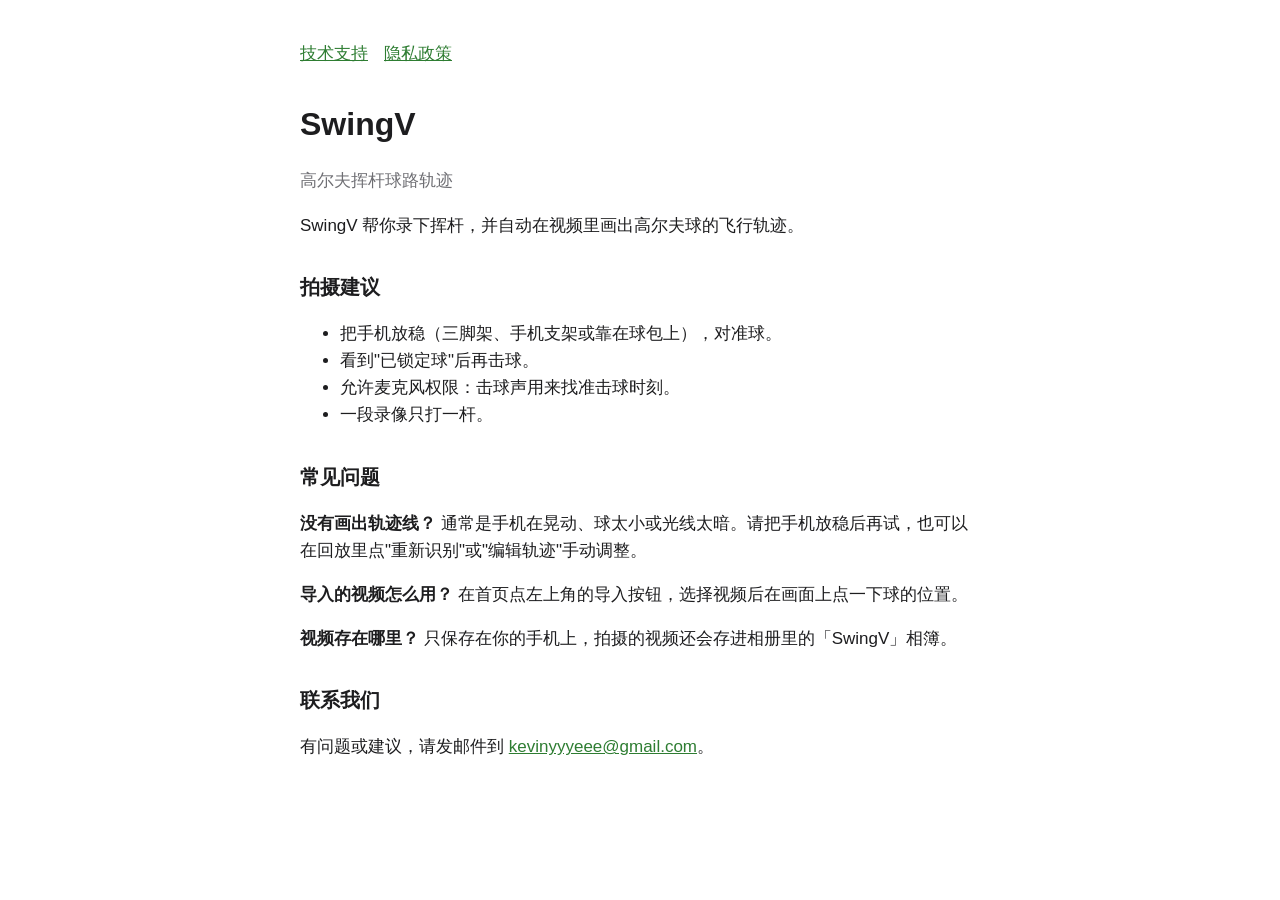
<file: index.html>
<!doctype html><html lang="zh-Hans"><head><meta charset="utf-8"><meta name="viewport" content="width=device-width,initial-scale=1"><title>SwingV 技术支持</title><link rel="stylesheet" href="style.css"></head><body><main>
<nav><a href="./">技术支持</a><a href="privacy.html">隐私政策</a></nav>
<h1>SwingV</h1><p class="muted">高尔夫挥杆球路轨迹</p>
<p>SwingV 帮你录下挥杆，并自动在视频里画出高尔夫球的飞行轨迹。</p>
<h2>拍摄建议</h2>
<ul><li>把手机放稳（三脚架、手机支架或靠在球包上），对准球。</li>
<li>看到"已锁定球"后再击球。</li>
<li>允许麦克风权限：击球声用来找准击球时刻。</li>
<li>一段录像只打一杆。</li></ul>
<h2>常见问题</h2>
<p><b>没有画出轨迹线？</b> 通常是手机在晃动、球太小或光线太暗。请把手机放稳后再试，也可以在回放里点"重新识别"或"编辑轨迹"手动调整。</p>
<p><b>导入的视频怎么用？</b> 在首页点左上角的导入按钮，选择视频后在画面上点一下球的位置。</p>
<p><b>视频存在哪里？</b> 只保存在你的手机上，拍摄的视频还会存进相册里的「SwingV」相簿。</p>
<h2>联系我们</h2>
<p>有问题或建议，请发邮件到 <a href="mailto:kevinyyyeee@gmail.com">kevinyyyeee@gmail.com</a>。</p>
</main></body></html>
</file>
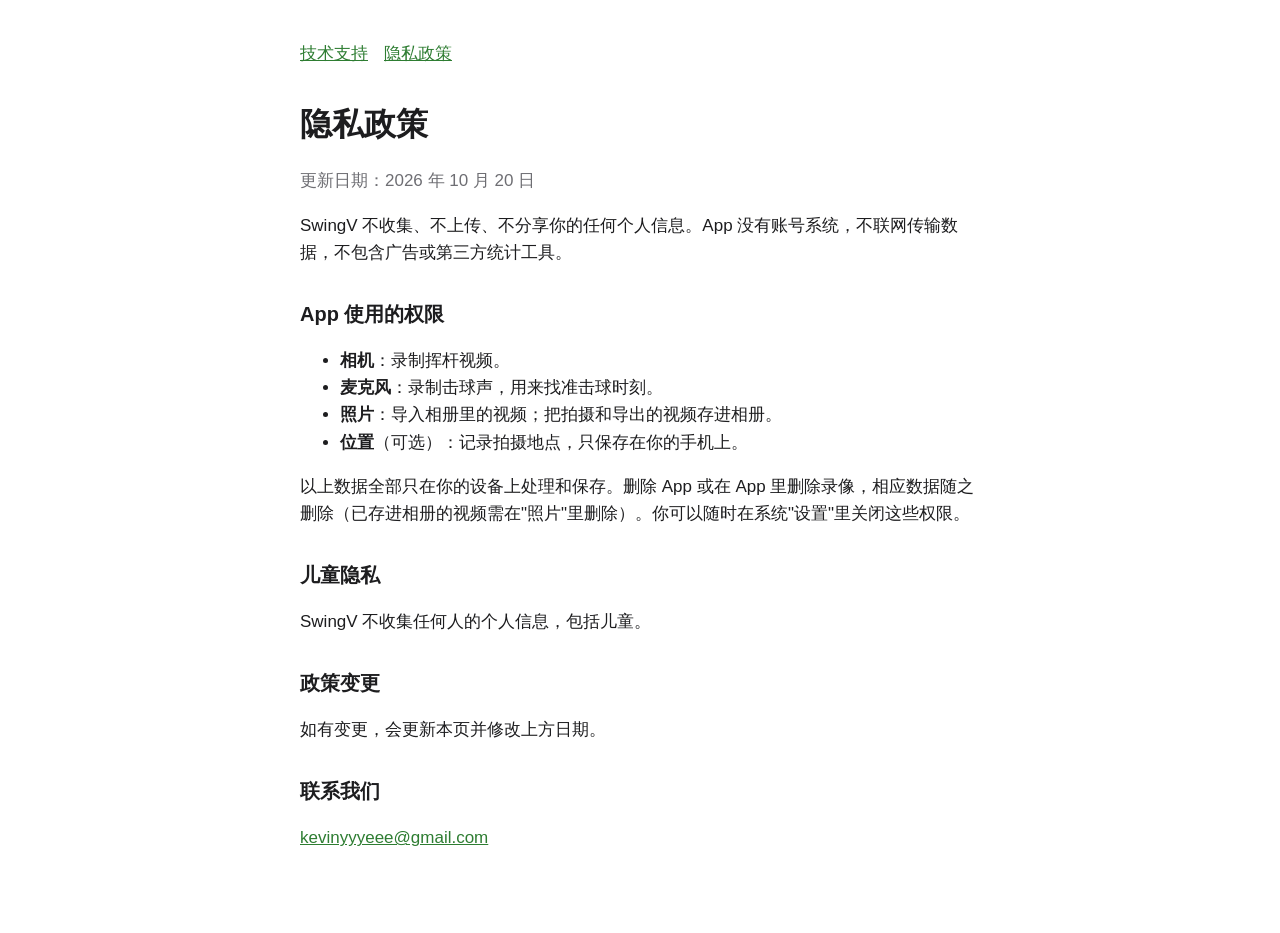
<file: privacy.html>
<!doctype html><html lang="zh-Hans"><head><meta charset="utf-8"><meta name="viewport" content="width=device-width,initial-scale=1"><title>SwingV 隐私政策</title><link rel="stylesheet" href="style.css"></head><body><main>
<nav><a href="./">技术支持</a><a href="privacy.html">隐私政策</a></nav>
<h1>隐私政策</h1><p class="muted">更新日期：2026 年 10 月 20 日</p>
<p>SwingV 不收集、不上传、不分享你的任何个人信息。App 没有账号系统，不联网传输数据，不包含广告或第三方统计工具。</p>
<h2>App 使用的权限</h2>
<ul>
<li><b>相机</b>：录制挥杆视频。</li>
<li><b>麦克风</b>：录制击球声，用来找准击球时刻。</li>
<li><b>照片</b>：导入相册里的视频；把拍摄和导出的视频存进相册。</li>
<li><b>位置</b>（可选）：记录拍摄地点，只保存在你的手机上。</li>
</ul>
<p>以上数据全部只在你的设备上处理和保存。删除 App 或在 App 里删除录像，相应数据随之删除（已存进相册的视频需在"照片"里删除）。你可以随时在系统"设置"里关闭这些权限。</p>
<h2>儿童隐私</h2><p>SwingV 不收集任何人的个人信息，包括儿童。</p>
<h2>政策变更</h2><p>如有变更，会更新本页并修改上方日期。</p>
<h2>联系我们</h2><p><a href="mailto:kevinyyyeee@gmail.com">kevinyyyeee@gmail.com</a></p>
</main></body></html>
</file>
<file: style.css>
:root{--bg:#fff;--fg:#1d1d1f;--muted:#6e6e73;--accent:#2e7d32}
@media (prefers-color-scheme:dark){:root{--bg:#000;--fg:#f5f5f7;--muted:#a1a1a6;--accent:#66bb6a}}
body{margin:0;background:var(--bg);color:var(--fg);font:17px/1.6 -apple-system,BlinkMacSystemFont,"PingFang SC","Helvetica Neue",sans-serif}
main{max-width:680px;margin:0 auto;padding:40px 16px 64px}
h1{font-size:32px;margin:0 0 4px}h2{font-size:20px;margin:32px 0 8px}
p,li{color:var(--fg)}.muted{color:var(--muted)}a{color:var(--accent)}
nav{margin-bottom:32px}nav a{margin-right:16px}
</file>
